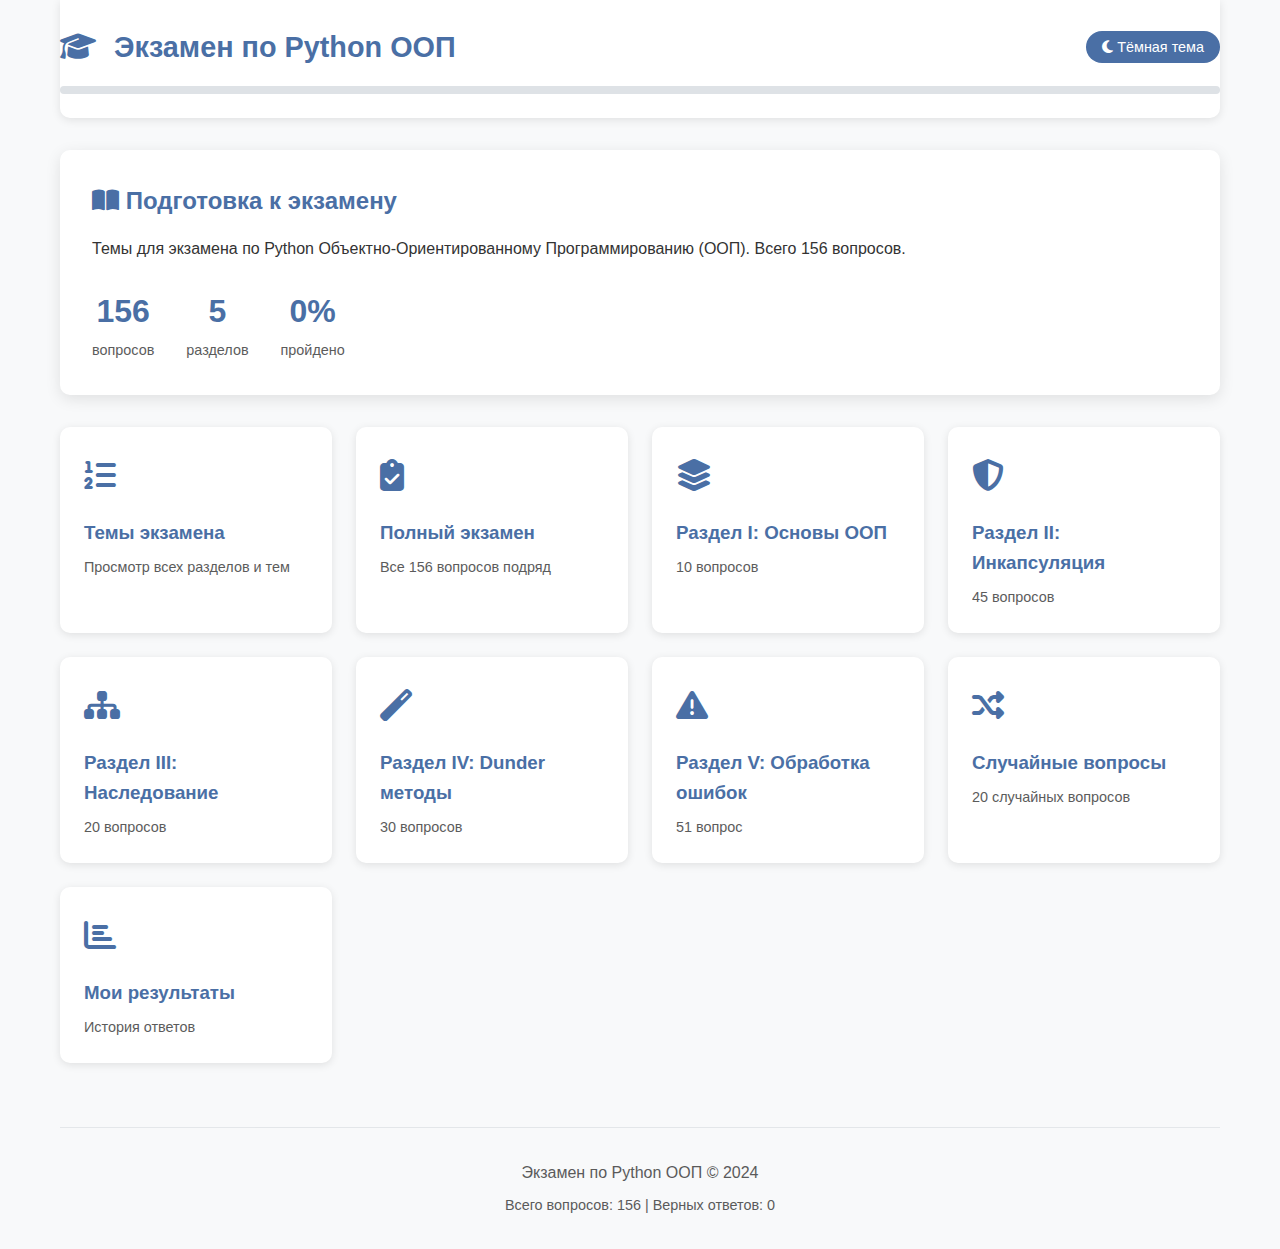
<file: index.html>
<!DOCTYPE html>
<html lang="ru">
<head>
    <meta charset="UTF-8">
    <meta name="viewport" content="width=device-width, initial-scale=1.0">
    <title>Экзамен по Python ООП</title>
    <link rel="stylesheet" href="style.css">
    <link rel="stylesheet" href="https://cdnjs.cloudflare.com/ajax/libs/font-awesome/6.4.0/css/all.min.css">
</head>
<body class="light-theme">
    <div class="container">
        <header>
            <div class="header-content">
                <h1><i class="fas fa-graduation-cap"></i> Экзамен по Python ООП</h1>
                <div class="theme-toggle">
                    <button id="themeToggle">
                        <i class="fas fa-moon"></i> Тёмная тема
                    </button>
                </div>
            </div>
            <div class="progress-bar">
                <div class="progress" id="globalProgress" style="width: 0%"></div>
            </div>
        </header>

        <main>
            <div class="welcome-section">
                <div class="welcome-card">
                    <h2><i class="fas fa-book-open"></i> Подготовка к экзамену</h2>
                    <p>Темы для экзамена по Python Объектно-Ориентированному Программированию (ООП). Всего 156 вопросов.</p>
                    
                    <div class="stats">
                        <div class="stat-item">
                            <span class="stat-number">156</span>
                            <span class="stat-label">вопросов</span>
                        </div>
                        <div class="stat-item">
                            <span class="stat-number">5</span>
                            <span class="stat-label">разделов</span>
                        </div>
                        <div class="stat-item">
                            <span class="stat-number">0%</span>
                            <span class="stat-label">пройдено</span>
                        </div>
                    </div>
                </div>

                <div class="menu-grid">
                    <a href="pages/topics.html" class="menu-card">
                        <div class="menu-icon">
                            <i class="fas fa-list-ol"></i>
                        </div>
                        <h3>Темы экзамена</h3>
                        <p>Просмотр всех разделов и тем</p>
                    </a>

                    <a href="pages/exam.html?mode=all" class="menu-card">
                        <div class="menu-icon">
                            <i class="fas fa-clipboard-check"></i>
                        </div>
                        <h3>Полный экзамен</h3>
                        <p>Все 156 вопросов подряд</p>
                    </a>

                    <a href="pages/exam.html?mode=section1" class="menu-card">
                        <div class="menu-icon">
                            <i class="fas fa-layer-group"></i>
                        </div>
                        <h3>Раздел I: Основы ООП</h3>
                        <p>10 вопросов</p>
                    </a>

                    <a href="pages/exam.html?mode=section2" class="menu-card">
                        <div class="menu-icon">
                            <i class="fas fa-shield-alt"></i>
                        </div>
                        <h3>Раздел II: Инкапсуляция</h3>
                        <p>45 вопросов</p>
                    </a>

                    <a href="pages/exam.html?mode=section3" class="menu-card">
                        <div class="menu-icon">
                            <i class="fas fa-sitemap"></i>
                        </div>
                        <h3>Раздел III: Наследование</h3>
                        <p>20 вопросов</p>
                    </a>

                    <a href="pages/exam.html?mode=section4" class="menu-card">
                        <div class="menu-icon">
                            <i class="fas fa-magic"></i>
                        </div>
                        <h3>Раздел IV: Dunder методы</h3>
                        <p>30 вопросов</p>
                    </a>

                    <a href="pages/exam.html?mode=section5" class="menu-card">
                        <div class="menu-icon">
                            <i class="fas fa-exclamation-triangle"></i>
                        </div>
                        <h3>Раздел V: Обработка ошибок</h3>
                        <p>51 вопрос</p>
                    </a>

                    <a href="#" class="menu-card" id="practiceMode">
                        <div class="menu-icon">
                            <i class="fas fa-random"></i>
                        </div>
                        <h3>Случайные вопросы</h3>
                        <p>20 случайных вопросов</p>
                    </a>

                    <a href="#" class="menu-card" id="resultsLink">
                        <div class="menu-icon">
                            <i class="fas fa-chart-bar"></i>
                        </div>
                        <h3>Мои результаты</h3>
                        <p>История ответов</p>
                    </a>
                </div>
            </div>
        </main>

        <footer>
            <p>Экзамен по Python ООП © 2024</p>
            <p class="footer-info">Всего вопросов: 156 | Верных ответов: <span id="correctCount">0</span></p>
        </footer>
    </div>

    <script src="script.js"></script>
    <script src="themes.js"></script>
</body>
</html>
</file>
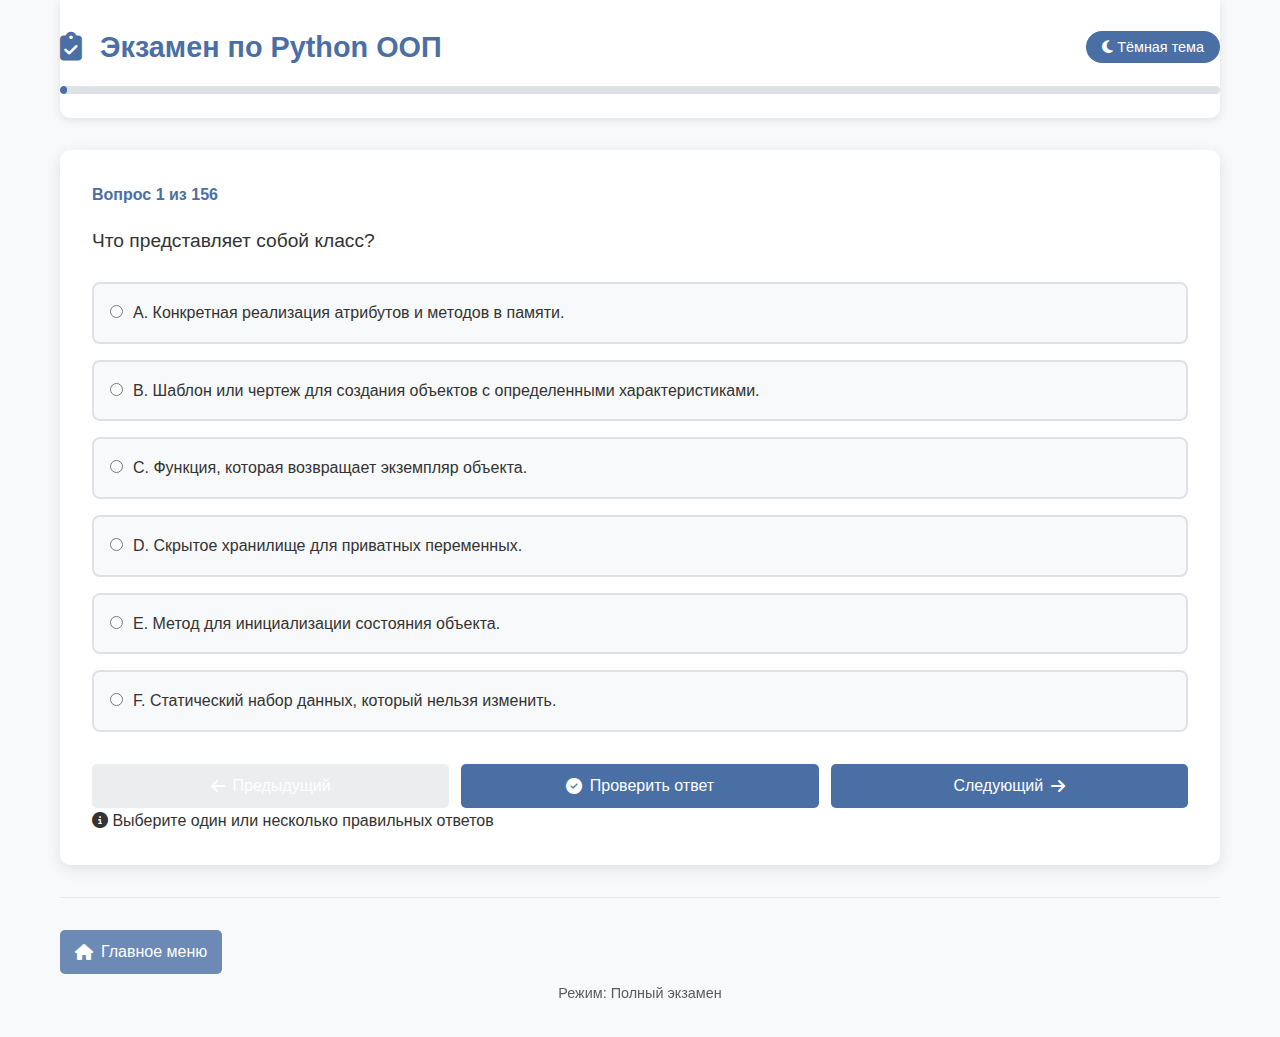
<file: pages/exam.html>
<!DOCTYPE html>
<html lang="ru">

<head>
    <meta charset="UTF-8">
    <meta name="viewport" content="width=device-width, initial-scale=1.0">
    <title>Экзамен - Python ООП</title>
    <link rel="stylesheet" href="../style.css">
    <link rel="stylesheet" href="https://cdnjs.cloudflare.com/ajax/libs/font-awesome/6.4.0/css/all.min.css">
    <style>
        /* Дополнительные стили для адаптивных кнопок */
        .navigation-buttons {
            display: flex;
            justify-content: space-between;
            gap: 0.75rem;
            margin-top: 1.5rem;
        }

        .nav-button {
            flex: 1;
            padding: 10px 15px;
            background-color: var(--primary-color);
            color: white;
            border: none;
            border-radius: 5px;
            cursor: pointer;
            font-size: 1rem;
            transition: all 0.3s;
            display: flex;
            align-items: center;
            justify-content: center;
            gap: 8px;
            min-height: 44px;
        }

        .nav-button:hover {
            background-color: var(--secondary-color);
            transform: translateY(-2px);
        }

        .nav-button:active {
            transform: scale(0.98);
        }

        .nav-button:disabled {
            background-color: var(--border-color);
            cursor: not-allowed;
            opacity: 0.6;
            transform: none;
        }

        .button-text {
            white-space: nowrap;
        }

        /* Адаптация для мобильных устройств */
        @media (max-width: 768px) {
            .navigation-buttons {
                flex-direction: column;
                gap: 0.5rem;
            }

            .nav-button {
                width: 100%;
                padding: 12px 16px;
                font-size: 1rem;
            }

            .button-text.long {
                display: none;
            }

            .button-text.short {
                display: inline;
            }
        }

        @media (min-width: 769px) {
            .button-text.long {
                display: inline;
            }

            .button-text.short {
                display: none;
            }
        }

        /* Для очень маленьких экранов */
        @media (max-width: 480px) {
            .nav-button {
                padding: 14px 16px;
                font-size: 0.95rem;
            }

            .nav-button i {
                font-size: 0.9em;
            }

            .button-text {
                font-size: 0.9em;
            }
        }

        @media (max-width: 360px) {
            .nav-button {
                padding: 12px;
                justify-content: center;
            }

            .button-text {
                display: none;
            }

            .nav-button i {
                margin: 0;
                font-size: 1.1em;
            }
        }

        /* Стили для футера на мобильных */
        @media (max-width: 768px) {
            footer {
                display: flex;
                flex-direction: column;
                gap: 1rem;
            }

            footer .nav-button {
                width: 100%;
                margin-bottom: 0.5rem;
            }

            .footer-info {
                order: -1;
                margin-bottom: 1rem;
            }
        }
    </style>
</head>

<body class="light-theme">
    <div class="container">
        <header>
            <div class="header-content">
                <h1><i class="fas fa-clipboard-check"></i> Экзамен по Python ООП</h1>
                <div class="theme-toggle">
                    <button id="themeToggle">
                        <i class="fas fa-moon"></i> Тёмная тема
                    </button>
                </div>
            </div>
            <div class="progress-bar">
                <div class="progress" id="examProgress" style="width: 0%"></div>
            </div>
        </header>

        <main>
            <div class="exam-container">
                <div class="question-counter">
                    Вопрос <span id="currentQuestion">1</span> из <span id="totalQuestions">156</span>
                </div>

                <div class="question-text" id="questionText">
                    Загрузка вопроса...
                </div>

                <div class="options-grid" id="optionsContainer">
                    <!-- Варианты ответов будут добавлены динамически -->
                </div>

                <div class="answer-feedback" id="feedback" style="display: none;">
                    <!-- Обратная связь будет показана здесь -->
                </div>

                <div class="navigation-buttons">
                    <button class="nav-button" id="prevButton" onclick="prevQuestion()" disabled>
                        <i class="fas fa-arrow-left"></i>
                        <span class="button-text long">Предыдущий</span>
                        <span class="button-text short">Назад</span>
                    </button>

                    <button class="nav-button" id="submitButton" onclick="submitAnswer()">
                        <i class="fas fa-check-circle"></i>
                        <span class="button-text long">Проверить ответ</span>
                        <span class="button-text short">Проверить</span>
                    </button>

                    <button class="nav-button" id="nextButton" onclick="nextQuestion()">
                        <span class="button-text long">Следующий</span>
                        <span class="button-text short">Далее</span>
                        <i class="fas fa-arrow-right"></i>
                    </button>
                </div>

                <div class="exam-info">
                    <p><i class="fas fa-info-circle"></i> Выберите один или несколько правильных ответов</p>
                </div>
            </div>
        </main>

        <footer>
            <button class="nav-button" onclick="window.location.href='../index.html'">
                <i class="fas fa-home"></i> Главное меню
            </button>
            <p class="footer-info">Режим: <span id="examMode">Загрузка...</span></p>
        </footer>
    </div>

    <script src="../data/questions.js"></script>
    <script src="../script.js"></script>
    <script src="../themes.js"></script>
    <script>
        // Логика экзамена
        let currentQuestionIndex = 0;
        let currentQuestions = [];
        let userAnswers = {};
        let examMode = 'all';

        // Инициализация экзамена
        document.addEventListener('DOMContentLoaded', function () {
            examMode = getExamMode();
            loadQuestions();
            loadQuestion();
            updateExamInfo();
            adaptButtonsForMobile();
            window.addEventListener('resize', adaptButtonsForMobile);
        });

        // Адаптация кнопок для мобильных
        function adaptButtonsForMobile() {
            if (window.innerWidth <= 768) {
                // На мобильных добавляем класс для адаптации
                document.querySelector('.navigation-buttons').classList.add('mobile-layout');
            } else {
                document.querySelector('.navigation-buttons').classList.remove('mobile-layout');
            }
        }

        // Загрузка вопросов в зависимости от режима
        function loadQuestions() {
            const urlParams = new URLSearchParams(window.location.search);
            const count = urlParams.get('count');

            switch (examMode) {
                case 'all':
                    currentQuestions = examQuestions.getAllQuestions();
                    break;
                case 'section1':
                    currentQuestions = examQuestions.getQuestionsBySection('section1');
                    break;
                case 'section2':
                    currentQuestions = examQuestions.getQuestionsBySection('section2');
                    break;
                case 'section3':
                    currentQuestions = examQuestions.getQuestionsBySection('section3');
                    break;
                case 'section4':
                    currentQuestions = examQuestions.getQuestionsBySection('section4');
                    break;
                case 'section5':
                    currentQuestions = examQuestions.getQuestionsBySection('section5');
                    break;
                case 'random':
                    currentQuestions = examQuestions.getRandomQuestions(count || 20);
                    break;
                default:
                    currentQuestions = examQuestions.getAllQuestions();
            }

            document.getElementById('totalQuestions').textContent = currentQuestions.length;
            updateProgressBar();
        }

        // Загрузка текущего вопроса
        function loadQuestion() {
            if (currentQuestions.length === 0) return;

            const question = currentQuestions[currentQuestionIndex];
            document.getElementById('questionText').textContent = question.text;
            document.getElementById('currentQuestion').textContent = currentQuestionIndex + 1;

            const optionsContainer = document.getElementById('optionsContainer');
            optionsContainer.innerHTML = '';

            // Создаем варианты ответов
            question.options.forEach((option, index) => {
                const optionId = `option${index}`;
                const optionDiv = document.createElement('div');
                optionDiv.className = 'option-label';
                optionDiv.id = `optionLabel${index}`;

                const input = document.createElement('input');
                input.type = question.correctAnswers.length > 1 ? 'checkbox' : 'radio';
                input.className = 'option-input';
                input.name = 'answer';
                input.value = option.charAt(0);
                input.id = optionId;

                // Проверяем, был ли уже выбран этот вариант
                if (userAnswers[currentQuestionIndex]?.includes(option.charAt(0))) {
                    input.checked = true;
                    optionDiv.classList.add('selected');
                }

                const label = document.createElement('label');
                label.htmlFor = optionId;
                label.textContent = option;

                optionDiv.appendChild(input);
                optionDiv.appendChild(label);

                // Обработчик клика
                optionDiv.addEventListener('click', function () {
                    const input = this.querySelector('input');
                    input.checked = !input.checked;

                    if (input.checked) {
                        this.classList.add('selected');
                    } else {
                        this.classList.remove('selected');
                    }

                    // Для радиокнопок снимаем выбор с других вариантов
                    if (input.type === 'radio' && input.checked) {
                        document.querySelectorAll('.option-label').forEach(opt => {
                            if (opt !== this) {
                                opt.classList.remove('selected');
                                opt.querySelector('input').checked = false;
                            }
                        });
                    }
                });

                optionsContainer.appendChild(optionDiv);
            });

            // Обновляем состояние кнопок
            document.getElementById('prevButton').disabled = currentQuestionIndex === 0;
            document.getElementById('nextButton').disabled = currentQuestionIndex === currentQuestions.length - 1;

            // Скрываем обратную связь
            document.getElementById('feedback').style.display = 'none';
        }

        // Получение выбранных ответов
        function getSelectedAnswers() {
            const selected = [];
            document.querySelectorAll('.option-input:checked').forEach(input => {
                selected.push(input.value);
            });
            return selected;
        }

        // Проверка ответа
        function submitAnswer() {
            const selectedAnswers = getSelectedAnswers();
            const question = currentQuestions[currentQuestionIndex];
            const isCorrect = examQuestions.checkAnswer(question.id, selectedAnswers);

            // Сохраняем ответ
            userAnswers[currentQuestionIndex] = selectedAnswers;
            saveAnswer(question.id, selectedAnswers, isCorrect);

            // Показываем обратную связь
            showFeedback(isCorrect, question.correctAnswers);

            // Подсвечиваем правильные/неправильные ответы
            highlightAnswers(question.correctAnswers, selectedAnswers);

            // Показываем уведомление
            showNotification(isCorrect ? 'Правильно! ✓' : 'Неправильно ✗', isCorrect ? 'success' : 'error');

            // На мобильных автоматически скрываем клавиатуру
            if (window.innerWidth <= 768) {
                document.activeElement.blur();
            }
        }

        // Подсветка ответов
        function highlightAnswers(correctAnswers, selectedAnswers) {
            document.querySelectorAll('.option-label').forEach(label => {
                const input = label.querySelector('input');
                const optionLetter = input.value;

                if (correctAnswers.includes(optionLetter)) {
                    label.classList.add('correct');
                } else if (selectedAnswers.includes(optionLetter)) {
                    label.classList.add('incorrect');
                }
            });
        }

        // Показ обратной связи
        function showFeedback(isCorrect, correctAnswers) {
            const feedbackDiv = document.getElementById('feedback');
            feedbackDiv.style.display = 'block';
            feedbackDiv.className = 'answer-feedback';

            if (isCorrect) {
                feedbackDiv.innerHTML = `
                    <div style="color: var(--correct-color); font-weight: bold;">
                        <i class="fas fa-check-circle"></i> Правильный ответ!
                    </div>
                    <p>Правильные варианты: ${correctAnswers.join(', ')}</p>
                `;
                feedbackDiv.style.backgroundColor = 'rgba(40, 167, 69, 0.1)';
                feedbackDiv.style.padding = '1rem';
                feedbackDiv.style.borderRadius = '5px';
                feedbackDiv.style.borderLeft = '4px solid var(--correct-color)';
            } else {
                feedbackDiv.innerHTML = `
                    <div style="color: var(--incorrect-color); font-weight: bold;">
                        <i class="fas fa-times-circle"></i> Неправильный ответ
                    </div>
                    <p>Правильные варианты: ${correctAnswers.join(', ')}</p>
                    <p>Вы выбрали: ${getSelectedAnswers().join(', ') || 'ничего'}</p>
                `;
                feedbackDiv.style.backgroundColor = 'rgba(220, 53, 69, 0.1)';
                feedbackDiv.style.padding = '1rem';
                feedbackDiv.style.borderRadius = '5px';
                feedbackDiv.style.borderLeft = '4px solid var(--incorrect-color)';
            }

            // На мобильных прокручиваем к обратной связи
            if (window.innerWidth <= 768) {
                setTimeout(() => {
                    feedbackDiv.scrollIntoView({ behavior: 'smooth', block: 'nearest' });
                }, 100);
            }
        }

        // Следующий вопрос
        function nextQuestion() {
            if (currentQuestionIndex < currentQuestions.length - 1) {
                currentQuestionIndex++;
                loadQuestion();
                updateProgressBar();

                // На мобильных прокручиваем к началу
                if (window.innerWidth <= 768) {
                    setTimeout(() => {
                        document.querySelector('.question-counter').scrollIntoView({ behavior: 'smooth', block: 'start' });
                    }, 50);
                }
            }
        }

        // Предыдущий вопрос
        function prevQuestion() {
            if (currentQuestionIndex > 0) {
                currentQuestionIndex--;
                loadQuestion();
                updateProgressBar();

                // На мобильных прокручиваем к началу
                if (window.innerWidth <= 768) {
                    setTimeout(() => {
                        document.querySelector('.question-counter').scrollIntoView({ behavior: 'smooth', block: 'start' });
                    }, 50);
                }
            }
        }

        // Обновление прогресс-бара
        function updateProgressBar() {
            const progress = ((currentQuestionIndex + 1) / currentQuestions.length) * 100;
            document.getElementById('examProgress').style.width = `${progress}%`;
        }

        // Обновление информации об экзамене
        function updateExamInfo() {
            const modeNames = {
                'all': 'Полный экзамен',
                'section1': 'Раздел I: Основы ООП',
                'section2': 'Раздел II: Инкапсуляция',
                'section3': 'Раздел III: Наследование',
                'section4': 'Раздел IV: Dunder методы',
                'section5': 'Раздел V: Обработка ошибок',
                'random': 'Случайные вопросы'
            };

            document.getElementById('examMode').textContent = modeNames[examMode] || examMode;
        }
    </script>
</body>

</html>
</file>
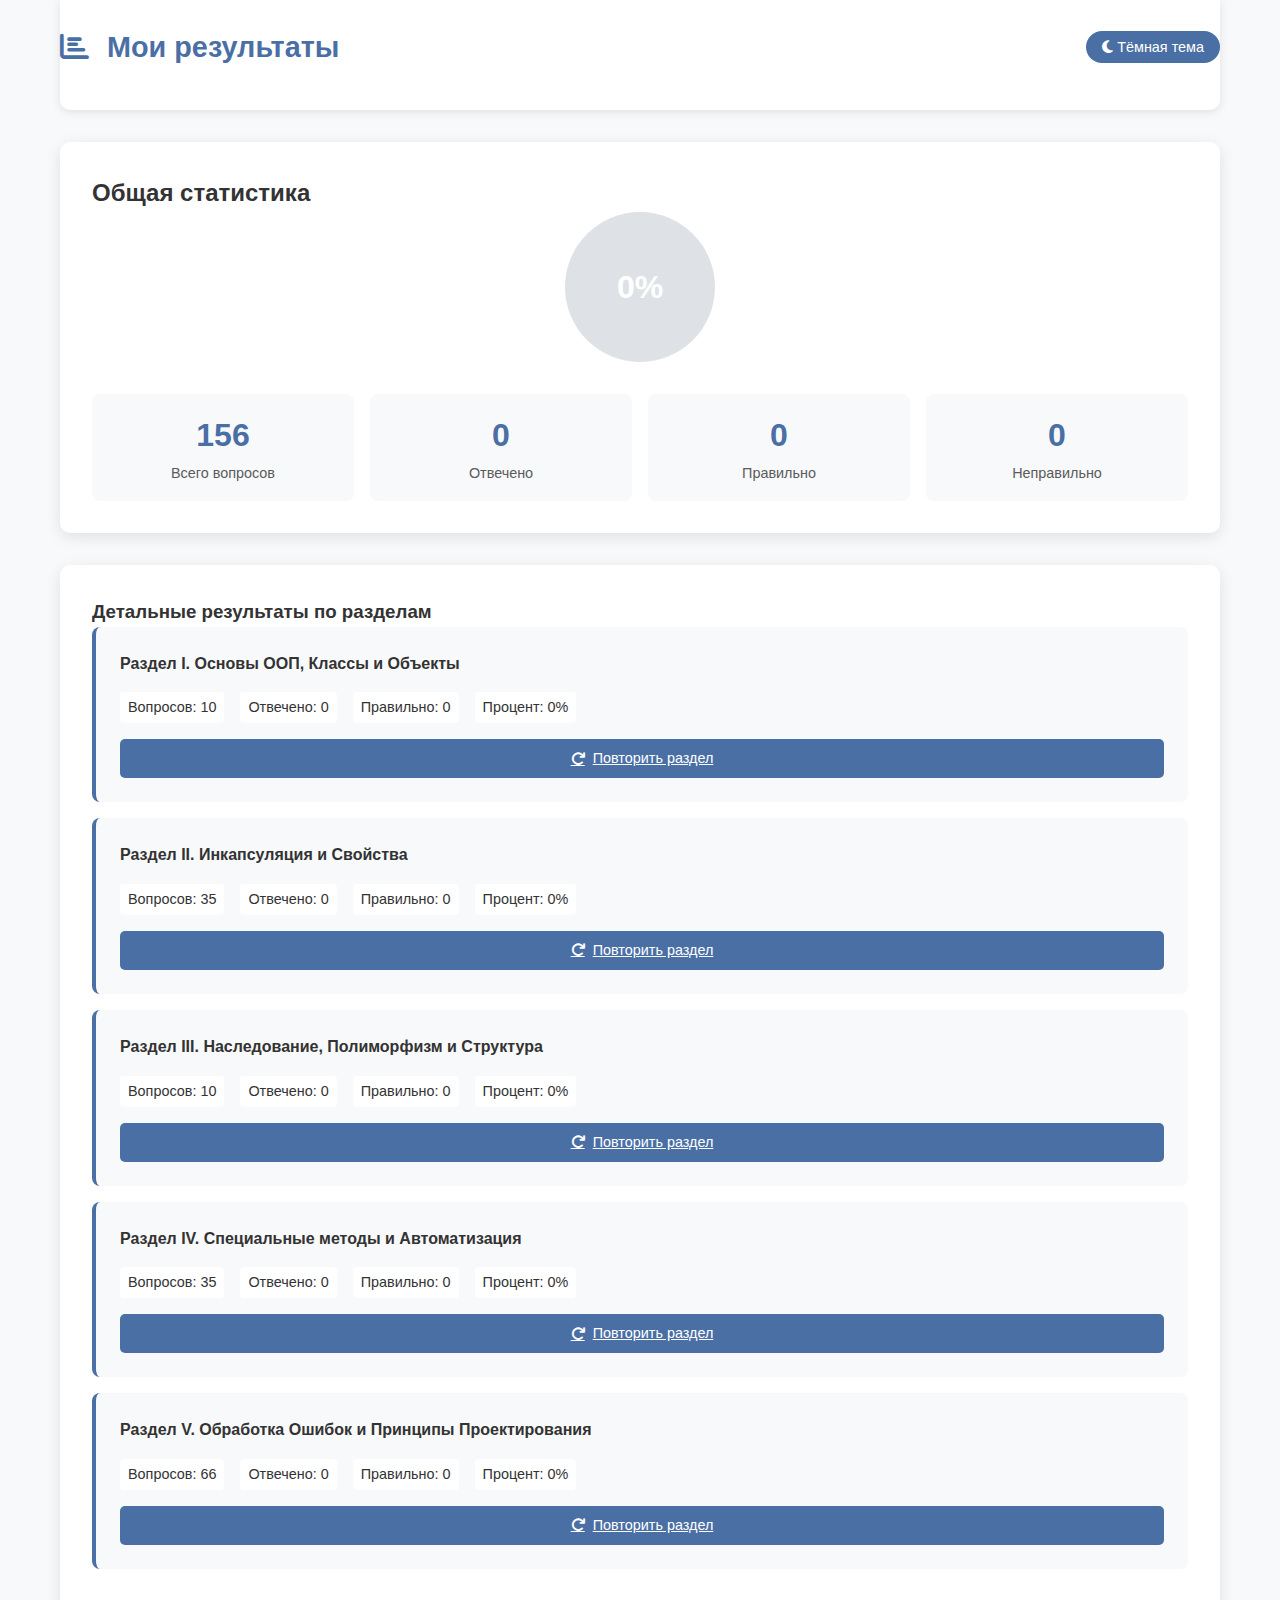
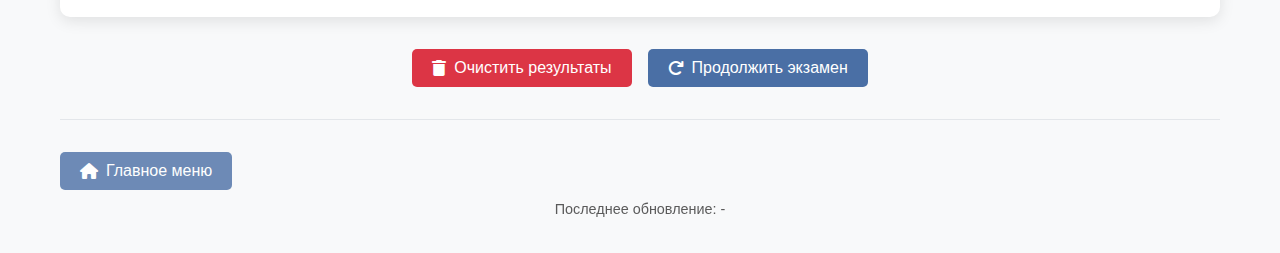
<file: pages/results.html>
<!DOCTYPE html>
<html lang="ru">
<head>
    <meta charset="UTF-8">
    <meta name="viewport" content="width=device-width, initial-scale=1.0">
    <title>Результаты - Python ООП</title>
    <link rel="stylesheet" href="../style.css">
    <link rel="stylesheet" href="https://cdnjs.cloudflare.com/ajax/libs/font-awesome/6.4.0/css/all.min.css">
</head>
<body class="light-theme">
    <div class="container">
        <header>
            <div class="header-content">
                <h1><i class="fas fa-chart-bar"></i> Мои результаты</h1>
                <div class="theme-toggle">
                    <button id="themeToggle">
                        <i class="fas fa-moon"></i> Тёмная тема
                    </button>
                </div>
            </div>
        </header>

        <main>
            <div class="results-summary">
                <h2>Общая статистика</h2>
                <div class="score-circle">
                    <div class="score-text" id="overallScore">0%</div>
                </div>
                
                <div class="stats-grid">
                    <div class="stat-card">
                        <div class="stat-number" id="totalQuestionsStat">0</div>
                        <div class="stat-label">Всего вопросов</div>
                    </div>
                    <div class="stat-card">
                        <div class="stat-number" id="answeredQuestions">0</div>
                        <div class="stat-label">Отвечено</div>
                    </div>
                    <div class="stat-card">
                        <div class="stat-number" id="correctAnswers">0</div>
                        <div class="stat-label">Правильно</div>
                    </div>
                    <div class="stat-card">
                        <div class="stat-number" id="incorrectAnswers">0</div>
                        <div class="stat-label">Неправильно</div>
                    </div>
                </div>
            </div>

            <div class="results-details">
                <h3>Детальные результаты по разделам</h3>
                <div id="sectionResults">
                    <!-- Результаты по разделам будут добавлены динамически -->
                </div>
            </div>

            <div class="action-buttons">
                <button class="nav-button" onclick="clearResults()" style="background-color: var(--incorrect-color);">
                    <i class="fas fa-trash"></i> Очистить результаты
                </button>
                <button class="nav-button" onclick="continueExam()">
                    <i class="fas fa-redo"></i> Продолжить экзамен
                </button>
            </div>
        </main>

        <footer>
            <button class="nav-button" onclick="window.location.href='../index.html'">
                <i class="fas fa-home"></i> Главное меню
            </button>
            <p class="footer-info">Последнее обновление: <span id="lastUpdate">-</span></p>
        </footer>
    </div>

    <script src="../data/questions.js"></script>
    <script src="../script.js"></script>
    <script src="../themes.js"></script>
    <script>
        // Загрузка и отображение результатов
        document.addEventListener('DOMContentLoaded', function() {
            loadResults();
        });

        // Загрузка результатов
        function loadResults() {
            const savedProgress = JSON.parse(localStorage.getItem('examProgress') || '{"total": 156, "completed": 0, "correct": 0}');
            const savedAnswers = JSON.parse(localStorage.getItem('examAnswers') || '{}');
            
            // Обновляем общую статистику
            updateOverallStats(savedProgress, savedAnswers);
            
            // Обновляем результаты по разделам
            updateSectionStats(savedAnswers);
            
            // Обновляем время последнего обновления
            updateLastUpdate();
        }

        // Обновление общей статистики
        function updateOverallStats(progress, answers) {
            const total = progress.total || 156;
            const completed = progress.completed || 0;
            const correct = progress.correct || 0;
            const incorrect = completed - correct;
            
            // Вычисляем процент
            const percentage = completed > 0 ? Math.round((correct / completed) * 100) : 0;
            
            // Обновляем элементы
            document.getElementById('overallScore').textContent = `${percentage}%`;
            document.getElementById('totalQuestionsStat').textContent = total;
            document.getElementById('answeredQuestions').textContent = completed;
            document.getElementById('correctAnswers').textContent = correct;
            document.getElementById('incorrectAnswers').textContent = incorrect;
            
            // Обновляем прогресс-круг
            updateScoreCircle(percentage);
        }

        // Обновление круга с результатами
        function updateScoreCircle(percentage) {
            const circle = document.querySelector('.score-circle');
            if (circle) {
                circle.style.background = `conic-gradient(
                    var(--primary-color) 0% ${percentage}%, 
                    var(--border-color) ${percentage}% 100%
                )`;
            }
        }

        // Обновление статистики по разделам
        function updateSectionStats(answers) {
            const sectionResults = document.getElementById('sectionResults');
            sectionResults.innerHTML = '';
            
            const sections = examQuestions.sections;
            
            for (const sectionId in sections) {
                const section = sections[sectionId];
                const questionIds = section.questions;
                
                let correct = 0;
                let total = 0;
                
                // Подсчитываем результаты для этого раздела
                questionIds.forEach(questionId => {
                    const answer = answers[questionId];
                    if (answer) {
                        total++;
                        if (answer.correct) {
                            correct++;
                        }
                    }
                });
                
                // Создаем карточку раздела
                const sectionCard = document.createElement('div');
                sectionCard.className = 'section-card';
                sectionCard.innerHTML = `
                    <h4>${section.name}</h4>
                    <div class="section-stats">
                        <span>Вопросов: ${questionIds.length}</span>
                        <span>Отвечено: ${total}</span>
                        <span>Правильно: ${correct}</span>
                        <span>Процент: ${total > 0 ? Math.round((correct / total) * 100) : 0}%</span>
                    </div>
                    <a href="exam.html?mode=${sectionId}" class="nav-button small">
                        <i class="fas fa-redo"></i> Повторить раздел
                    </a>
                `;
                
                sectionResults.appendChild(sectionCard);
            }
        }

        // Обновление времени последнего обновления
        function updateLastUpdate() {
            const savedProgress = JSON.parse(localStorage.getItem('examProgress') || '{}');
            if (savedProgress.lastUpdate) {
                const date = new Date(savedProgress.lastUpdate);
                document.getElementById('lastUpdate').textContent = date.toLocaleString('ru-RU');
            }
        }

        // Очистка результатов
        function clearResults() {
            if (confirm('Вы уверены, что хотите очистить все результаты?')) {
                localStorage.removeItem('examAnswers');
                localStorage.removeItem('examProgress');
                showNotification('Результаты очищены', 'success');
                setTimeout(() => {
                    window.location.reload();
                }, 1000);
            }
        }

        // Продолжение экзамена с первого неотвеченного вопроса
        function continueExam() {
            const savedProgress = JSON.parse(localStorage.getItem('examProgress') || '{"completed": 0}');
            if (savedProgress.completed < 156) {
                window.location.href = 'exam.html?mode=all';
            } else {
                showNotification('Вы уже ответили на все вопросы!', 'error');
            }
        }

        // Стили для карточек разделов
        const style = document.createElement('style');
        style.textContent = `
            .stats-grid {
                display: grid;
                grid-template-columns: repeat(auto-fit, minmax(150px, 1fr));
                gap: 1rem;
                margin-top: 2rem;
            }
            
            .stat-card {
                background-color: var(--background-color);
                padding: 1rem;
                border-radius: 8px;
                text-align: center;
            }
            
            .results-details {
                background-color: var(--card-background);
                padding: 2rem;
                border-radius: 10px;
                box-shadow: 0 4px 15px var(--shadow-color);
                margin-top: 2rem;
            }
            
            .section-card {
                background-color: var(--background-color);
                padding: 1.5rem;
                border-radius: 8px;
                margin-bottom: 1rem;
                border-left: 4px solid var(--primary-color);
            }
            
            .section-stats {
                display: flex;
                flex-wrap: wrap;
                gap: 1rem;
                margin: 1rem 0;
                font-size: 0.9rem;
            }
            
            .section-stats span {
                background-color: var(--card-background);
                padding: 0.25rem 0.5rem;
                border-radius: 4px;
            }
            
            .nav-button.small {
                padding: 0.5rem 1rem;
                font-size: 0.9rem;
            }
            
            .action-buttons {
                display: flex;
                gap: 1rem;
                margin-top: 2rem;
                justify-content: center;
            }
        `;
        document.head.appendChild(style);
    </script>
</body>
</html>
</file>
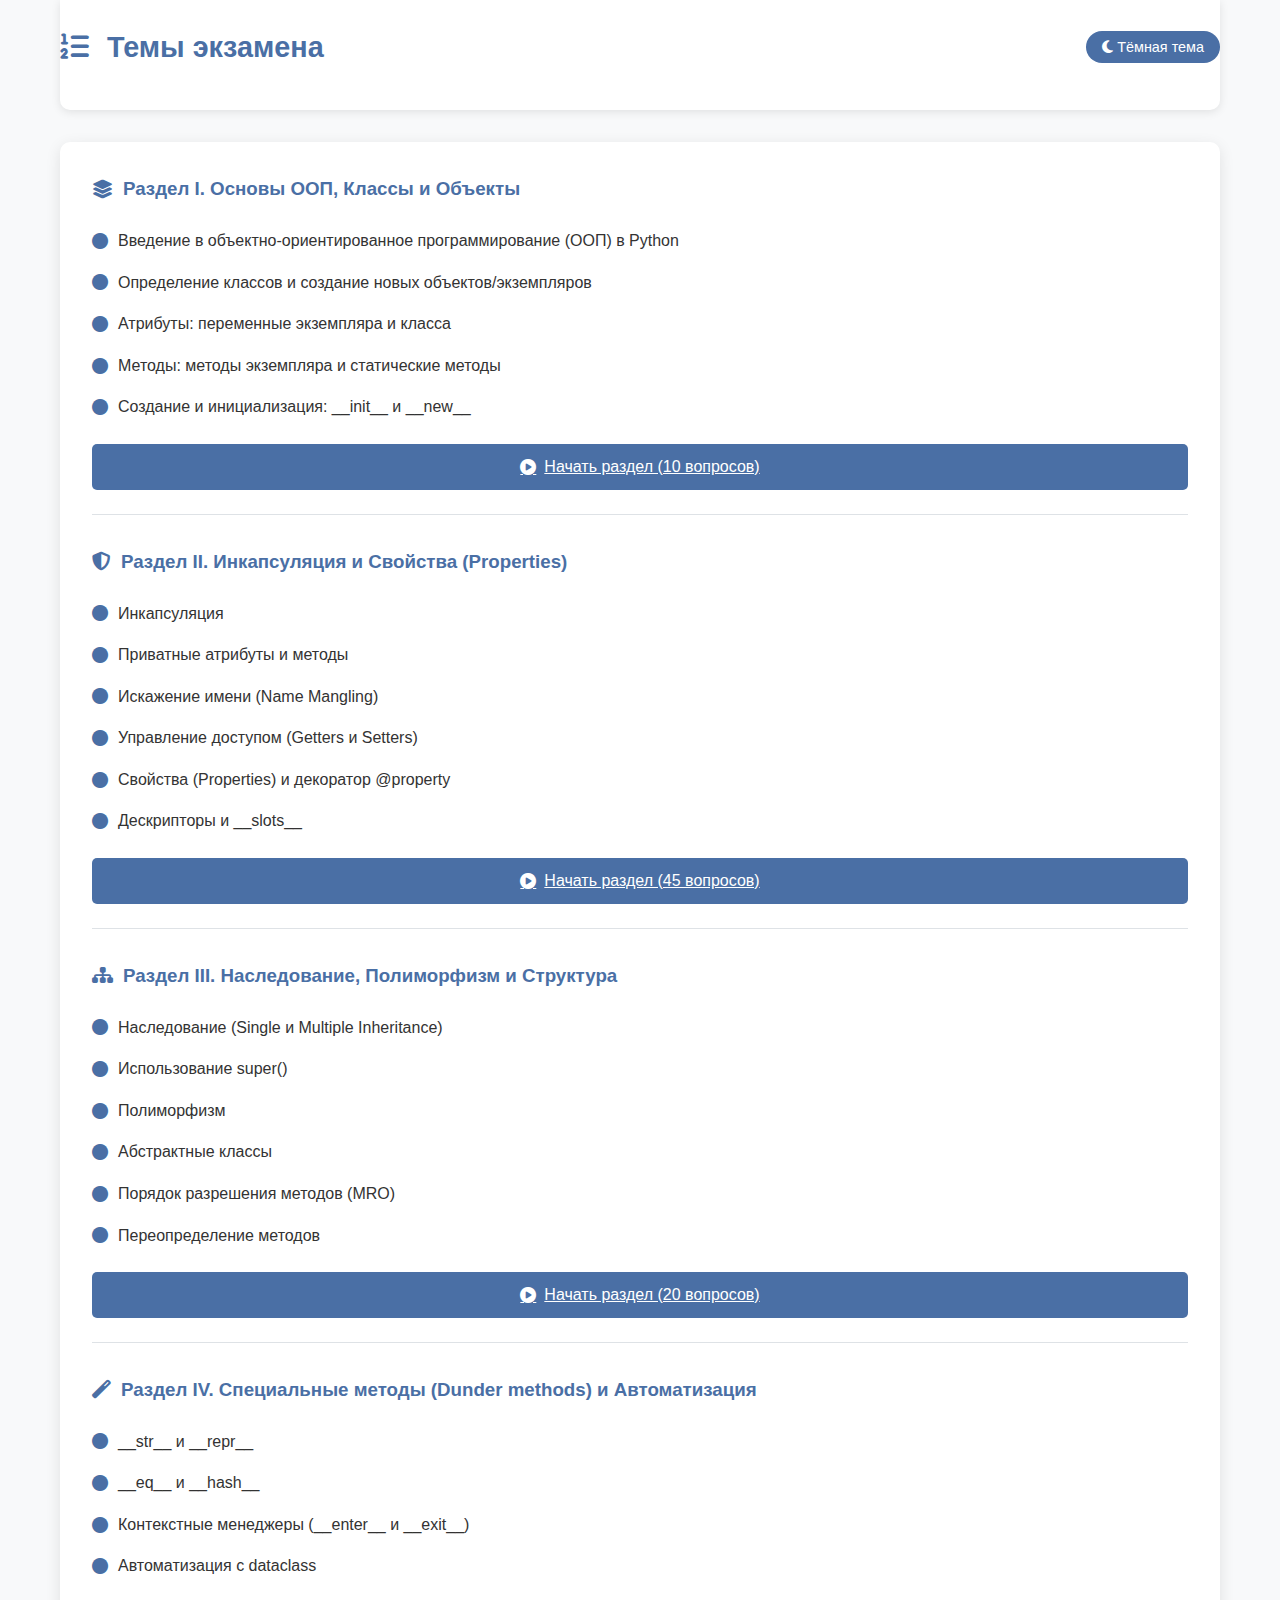
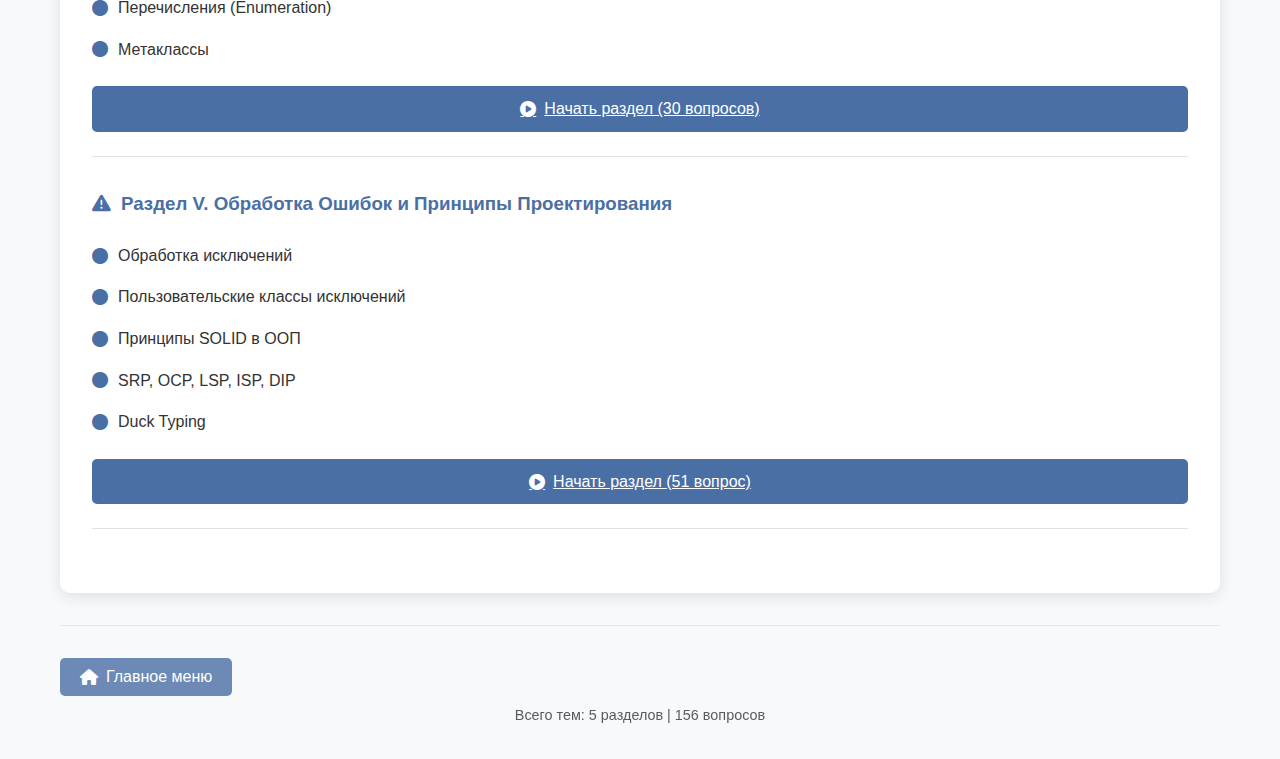
<file: pages/topics.html>
<!DOCTYPE html>
<html lang="ru">
<head>
    <meta charset="UTF-8">
    <meta name="viewport" content="width=device-width, initial-scale=1.0">
    <title>Темы экзамена - Python ООП</title>
    <link rel="stylesheet" href="../style.css">
    <link rel="stylesheet" href="https://cdnjs.cloudflare.com/ajax/libs/font-awesome/6.4.0/css/all.min.css">
</head>
<body class="light-theme">
    <div class="container">
        <header>
            <div class="header-content">
                <h1><i class="fas fa-list-ol"></i> Темы экзамена</h1>
                <div class="theme-toggle">
                    <button id="themeToggle">
                        <i class="fas fa-moon"></i> Тёмная тема
                    </button>
                </div>
            </div>
        </header>

        <main>
            <div class="topics-list">
                <!-- Раздел I -->
                <div class="topic-section">
                    <h3><i class="fas fa-layer-group"></i> Раздел I. Основы ООП, Классы и Объекты</h3>
                    <ul class="topic-list">
                        <li class="topic-item"><i class="fas fa-circle"></i> Введение в объектно-ориентированное программирование (ООП) в Python</li>
                        <li class="topic-item"><i class="fas fa-circle"></i> Определение классов и создание новых объектов/экземпляров</li>
                        <li class="topic-item"><i class="fas fa-circle"></i> Атрибуты: переменные экземпляра и класса</li>
                        <li class="topic-item"><i class="fas fa-circle"></i> Методы: методы экземпляра и статические методы</li>
                        <li class="topic-item"><i class="fas fa-circle"></i> Создание и инициализация: __init__ и __new__</li>
                    </ul>
                    <a href="exam.html?mode=section1" class="nav-button" style="margin-top: 1rem;">
                        <i class="fas fa-play-circle"></i> Начать раздел (10 вопросов)
                    </a>
                </div>

                <!-- Раздел II -->
                <div class="topic-section">
                    <h3><i class="fas fa-shield-alt"></i> Раздел II. Инкапсуляция и Свойства (Properties)</h3>
                    <ul class="topic-list">
                        <li class="topic-item"><i class="fas fa-circle"></i> Инкапсуляция</li>
                        <li class="topic-item"><i class="fas fa-circle"></i> Приватные атрибуты и методы</li>
                        <li class="topic-item"><i class="fas fa-circle"></i> Искажение имени (Name Mangling)</li>
                        <li class="topic-item"><i class="fas fa-circle"></i> Управление доступом (Getters и Setters)</li>
                        <li class="topic-item"><i class="fas fa-circle"></i> Свойства (Properties) и декоратор @property</li>
                        <li class="topic-item"><i class="fas fa-circle"></i> Дескрипторы и __slots__</li>
                    </ul>
                    <a href="exam.html?mode=section2" class="nav-button" style="margin-top: 1rem;">
                        <i class="fas fa-play-circle"></i> Начать раздел (45 вопросов)
                    </a>
                </div>

                <!-- Раздел III -->
                <div class="topic-section">
                    <h3><i class="fas fa-sitemap"></i> Раздел III. Наследование, Полиморфизм и Структура</h3>
                    <ul class="topic-list">
                        <li class="topic-item"><i class="fas fa-circle"></i> Наследование (Single и Multiple Inheritance)</li>
                        <li class="topic-item"><i class="fas fa-circle"></i> Использование super()</li>
                        <li class="topic-item"><i class="fas fa-circle"></i> Полиморфизм</li>
                        <li class="topic-item"><i class="fas fa-circle"></i> Абстрактные классы</li>
                        <li class="topic-item"><i class="fas fa-circle"></i> Порядок разрешения методов (MRO)</li>
                        <li class="topic-item"><i class="fas fa-circle"></i> Переопределение методов</li>
                    </ul>
                    <a href="exam.html?mode=section3" class="nav-button" style="margin-top: 1rem;">
                        <i class="fas fa-play-circle"></i> Начать раздел (20 вопросов)
                    </a>
                </div>

                <!-- Раздел IV -->
                <div class="topic-section">
                    <h3><i class="fas fa-magic"></i> Раздел IV. Специальные методы (Dunder methods) и Автоматизация</h3>
                    <ul class="topic-list">
                        <li class="topic-item"><i class="fas fa-circle"></i> __str__ и __repr__</li>
                        <li class="topic-item"><i class="fas fa-circle"></i> __eq__ и __hash__</li>
                        <li class="topic-item"><i class="fas fa-circle"></i> Контекстные менеджеры (__enter__ и __exit__)</li>
                        <li class="topic-item"><i class="fas fa-circle"></i> Автоматизация с dataclass</li>
                        <li class="topic-item"><i class="fas fa-circle"></i> Перечисления (Enumeration)</li>
                        <li class="topic-item"><i class="fas fa-circle"></i> Метаклассы</li>
                    </ul>
                    <a href="exam.html?mode=section4" class="nav-button" style="margin-top: 1rem;">
                        <i class="fas fa-play-circle"></i> Начать раздел (30 вопросов)
                    </a>
                </div>

                <!-- Раздел V -->
                <div class="topic-section">
                    <h3><i class="fas fa-exclamation-triangle"></i> Раздел V. Обработка Ошибок и Принципы Проектирования</h3>
                    <ul class="topic-list">
                        <li class="topic-item"><i class="fas fa-circle"></i> Обработка исключений</li>
                        <li class="topic-item"><i class="fas fa-circle"></i> Пользовательские классы исключений</li>
                        <li class="topic-item"><i class="fas fa-circle"></i> Принципы SOLID в ООП</li>
                        <li class="topic-item"><i class="fas fa-circle"></i> SRP, OCP, LSP, ISP, DIP</li>
                        <li class="topic-item"><i class="fas fa-circle"></i> Duck Typing</li>
                    </ul>
                    <a href="exam.html?mode=section5" class="nav-button" style="margin-top: 1rem;">
                        <i class="fas fa-play-circle"></i> Начать раздел (51 вопрос)
                    </a>
                </div>
            </div>
        </main>

        <footer>
            <button class="nav-button" onclick="window.location.href='../index.html'">
                <i class="fas fa-home"></i> Главное меню
            </button>
            <p class="footer-info">Всего тем: 5 разделов | 156 вопросов</p>
        </footer>
    </div>

    <script src="../script.js"></script>
    <script src="../themes.js"></script>
</body>
</html>
</file>
<file: style.css>
/* Основные стили */
:root {
    /* Светлая тема */
    --primary-color: #4a6fa5;
    --secondary-color: #166088;
    --background-color: #f8f9fa;
    --card-background: #ffffff;
    --text-color: #333333;
    --border-color: #dee2e6;
    --shadow-color: rgba(0, 0, 0, 0.1);
    --correct-color: #28a745;
    --incorrect-color: #dc3545;
    --hover-color: #f1f3f4;
}

.dark-theme {
    /* Тёмная тема */
    --primary-color: #6c8ec6;
    --secondary-color: #4a6fa5;
    --background-color: #1a1a1a;
    --card-background: #2d2d2d;
    --text-color: #e0e0e0;
    --border-color: #404040;
    --shadow-color: rgba(0, 0, 0, 0.3);
    --correct-color: #2ecc71;
    --incorrect-color: #e74c3c;
    --hover-color: #3d3d3d;
}

* {
    margin: 0;
    padding: 0;
    box-sizing: border-box;
}

body {
    font-family: 'Segoe UI', Tahoma, Geneva, Verdana, sans-serif;
    background-color: var(--background-color);
    color: var(--text-color);
    line-height: 1.6;
    transition: background-color 0.3s, color 0.3s;
}

.container {
    max-width: 1200px;
    margin: 0 auto;
    padding: 0 20px;
    min-height: 100vh;
    display: flex;
    flex-direction: column;
}

/* Шапка */
header {
    background-color: var(--card-background);
    padding: 1.5rem 0;
    box-shadow: 0 2px 10px var(--shadow-color);
    margin-bottom: 2rem;
    border-radius: 0 0 10px 10px;
}

.header-content {
    display: flex;
    justify-content: space-between;
    align-items: center;
    margin-bottom: 1rem;
}

h1 {
    color: var(--primary-color);
    font-size: 1.8rem;
}

h1 i {
    margin-right: 10px;
}

/* Переключение темы */
.theme-toggle button {
    background-color: var(--primary-color);
    color: white;
    border: none;
    padding: 8px 16px;
    border-radius: 20px;
    cursor: pointer;
    font-size: 0.9rem;
    transition: all 0.3s;
}

.theme-toggle button:hover {
    background-color: var(--secondary-color);
    transform: translateY(-2px);
}

/* Прогресс-бар */
.progress-bar {
    width: 100%;
    height: 8px;
    background-color: var(--border-color);
    border-radius: 4px;
    overflow: hidden;
}

.progress {
    height: 100%;
    background-color: var(--primary-color);
    border-radius: 4px;
    transition: width 0.5s;
}

/* Основной контент */
main {
    flex: 1;
}

.welcome-section {
    margin-bottom: 2rem;
}

.welcome-card {
    background-color: var(--card-background);
    padding: 2rem;
    border-radius: 10px;
    box-shadow: 0 4px 15px var(--shadow-color);
    margin-bottom: 2rem;
}

.welcome-card h2 {
    color: var(--primary-color);
    margin-bottom: 1rem;
}

.stats {
    display: flex;
    gap: 2rem;
    margin-top: 1.5rem;
}

.stat-item {
    text-align: center;
}

.stat-number {
    display: block;
    font-size: 2rem;
    font-weight: bold;
    color: var(--primary-color);
}

.stat-label {
    font-size: 0.9rem;
    color: var(--text-color);
    opacity: 0.8;
}

/* Сетка меню */
.menu-grid {
    display: grid;
    grid-template-columns: repeat(auto-fill, minmax(250px, 1fr));
    gap: 1.5rem;
}

.menu-card {
    background-color: var(--card-background);
    padding: 1.5rem;
    border-radius: 10px;
    text-decoration: none;
    color: var(--text-color);
    box-shadow: 0 2px 8px var(--shadow-color);
    transition: all 0.3s;
    display: block;
}

.menu-card:hover {
    transform: translateY(-5px);
    box-shadow: 0 5px 15px var(--shadow-color);
    background-color: var(--hover-color);
}

.menu-icon {
    font-size: 2rem;
    color: var(--primary-color);
    margin-bottom: 1rem;
}

.menu-card h3 {
    margin-bottom: 0.5rem;
    color: var(--primary-color);
}

.menu-card p {
    font-size: 0.9rem;
    opacity: 0.8;
}

/* Подвал */
footer {
    text-align: center;
    padding: 2rem 0;
    margin-top: 2rem;
    border-top: 1px solid var(--border-color);
    color: var(--text-color);
    opacity: 0.8;
}

.footer-info {
    margin-top: 0.5rem;
    font-size: 0.9rem;
}

/* Адаптивность */
@media (max-width: 768px) {
    .header-content {
        flex-direction: column;
        text-align: center;
        gap: 1rem;
    }

    .menu-grid {
        grid-template-columns: 1fr;
    }

    .stats {
        flex-direction: column;
        gap: 1rem;
    }
}

/* Стили для страницы экзамена */
.exam-container {
    background-color: var(--card-background);
    padding: 2rem;
    border-radius: 10px;
    box-shadow: 0 4px 15px var(--shadow-color);
}

.question-counter {
    color: var(--primary-color);
    font-weight: bold;
    margin-bottom: 1rem;
}

.question-text {
    font-size: 1.2rem;
    margin-bottom: 1.5rem;
    line-height: 1.8;
}

.options-grid {
    display: grid;
    gap: 1rem;
    margin-bottom: 2rem;
}

.option-label {
    background-color: var(--background-color);
    padding: 1rem;
    border-radius: 8px;
    cursor: pointer;
    transition: all 0.3s;
    border: 2px solid var(--border-color);
}

.option-label:hover {
    background-color: var(--hover-color);
    border-color: var(--primary-color);
}

.option-label.selected {
    background-color: rgba(74, 111, 165, 0.1);
    border-color: var(--primary-color);
}

.option-label.correct {
    background-color: rgba(40, 167, 69, 0.1);
    border-color: var(--correct-color);
}

.option-label.incorrect {
    background-color: rgba(220, 53, 69, 0.1);
    border-color: var(--incorrect-color);
}

.option-input {
    margin-right: 10px;
}

.navigation-buttons {
    display: flex;
    justify-content: space-between;
    gap: 1rem;
}

.nav-button {
    padding: 10px 20px;
    background-color: var(--primary-color);
    color: white;
    border: none;
    border-radius: 5px;
    cursor: pointer;
    font-size: 1rem;
    transition: all 0.3s;
}

.nav-button:hover {
    background-color: var(--secondary-color);
    transform: translateY(-2px);
}

.nav-button:disabled {
    background-color: var(--border-color);
    cursor: not-allowed;
    transform: none;
}

/* Страница тем */
.topics-list {
    background-color: var(--card-background);
    padding: 2rem;
    border-radius: 10px;
    box-shadow: 0 4px 15px var(--shadow-color);
}

.topic-section {
    margin-bottom: 2rem;
    padding-bottom: 1.5rem;
    border-bottom: 1px solid var(--border-color);
}

.topic-section h3 {
    color: var(--primary-color);
    margin-bottom: 1rem;
    display: flex;
    align-items: center;
    gap: 10px;
}

.topic-list {
    list-style-type: none;
}

.topic-item {
    padding: 0.5rem 0;
    display: flex;
    align-items: center;
    gap: 10px;
}

.topic-item i {
    color: var(--primary-color);
}

/* Результаты */
.results-summary {
    background-color: var(--card-background);
    padding: 2rem;
    border-radius: 10px;
    box-shadow: 0 4px 15px var(--shadow-color);
    margin-bottom: 2rem;
}

.score-circle {
    width: 150px;
    height: 150px;
    border-radius: 50%;
    background: conic-gradient(var(--primary-color) 0% 75%, var(--border-color) 75% 100%);
    display: flex;
    align-items: center;
    justify-content: center;
    margin: 0 auto 2rem;
}

.score-text {
    font-size: 2rem;
    font-weight: bold;
    color: white;
}

/* Уведомления */
.notification {
    position: fixed;
    bottom: 20px;
    right: 20px;
    padding: 1rem 1.5rem;
    border-radius: 5px;
    color: white;
    font-weight: bold;
    animation: slideIn 0.3s ease;
    z-index: 1000;
}

.notification.success {
    background-color: var(--correct-color);
}

.notification.error {
    background-color: var(--incorrect-color);
}

@keyframes slideIn {
    from {
        transform: translateX(100%);
        opacity: 0;
    }

    to {
        transform: translateX(0);
        opacity: 1;
    }
}

/* Для очень маленьких экранов скрываем текст, оставляем только иконки */
@media (max-width: 360px) {
    .nav-button .button-text {
        display: none;
    }

    .nav-button i {
        margin: 0;
        font-size: 1.1em;
    }

    .nav-button {
        padding: 12px;
        min-width: 60px;
        justify-content: center;
    }

    .navigation-buttons.row-layout {
        justify-content: space-between;
    }

    .navigation-buttons.row-layout .nav-button {
        flex: 0 0 calc(33.333% - 0.5rem);
    }
}

/* Адаптация для мобильных устройств */
@media (max-width: 768px) {

    /* Кнопки навигации в экзамене */
    .navigation-buttons {
        flex-direction: column;
        gap: 0.75rem;
    }

    .nav-button {
        width: 100%;
        padding: 12px 16px;
        font-size: 1rem;
        margin-bottom: 0;
    }

    .nav-button i {
        margin: 0 5px;
    }

    /* Перераспределение кнопок в строки для компактности */
    .navigation-buttons.column-layout {
        flex-direction: column;
    }

    .navigation-buttons.row-layout {
        flex-direction: row;
        flex-wrap: wrap;
    }

    .navigation-buttons.row-layout .nav-button {
        flex: 1;
        min-width: calc(50% - 0.5rem);
        margin-bottom: 0.5rem;
    }

    /* Для очень маленьких экранов */
    @media (max-width: 480px) {
        .navigation-buttons.row-layout .nav-button {
            min-width: 100%;
        }

        .nav-button {
            padding: 14px 16px;
            font-size: 0.95rem;
        }

        /* Уменьшаем иконки на очень маленьких экранах */
        .nav-button i {
            font-size: 0.9em;
        }
    }

    /* Специальные стили для экзамена */
    .exam-container {
        padding: 1.5rem;
    }

    .question-text {
        font-size: 1.1rem;
        margin-bottom: 1.25rem;
    }

    /* Кнопки в подвале */
    footer .nav-button {
        width: 100%;
        margin-bottom: 0.75rem;
    }
}

/* Дополнительные стили для улучшения UX на мобильных */
.nav-button {
    display: flex;
    align-items: center;
    justify-content: center;
    gap: 8px;
    white-space: nowrap;
    overflow: hidden;
    text-overflow: ellipsis;
}

/* Анимация нажатия для мобильных */
.nav-button:active {
    transform: scale(0.98);
    transition: transform 0.1s;
}

/* Улучшение видимости кнопок на мобильных */
@media (max-width: 768px) and (hover: none) {
    .nav-button {
        min-height: 48px;
        /* Минимальная высота для удобного нажатия */
    }

    .option-label {
        min-height: 52px;
        /* Увеличиваем область нажатия для вариантов ответов */
        display: flex;
        align-items: center;
    }
}
</file>
